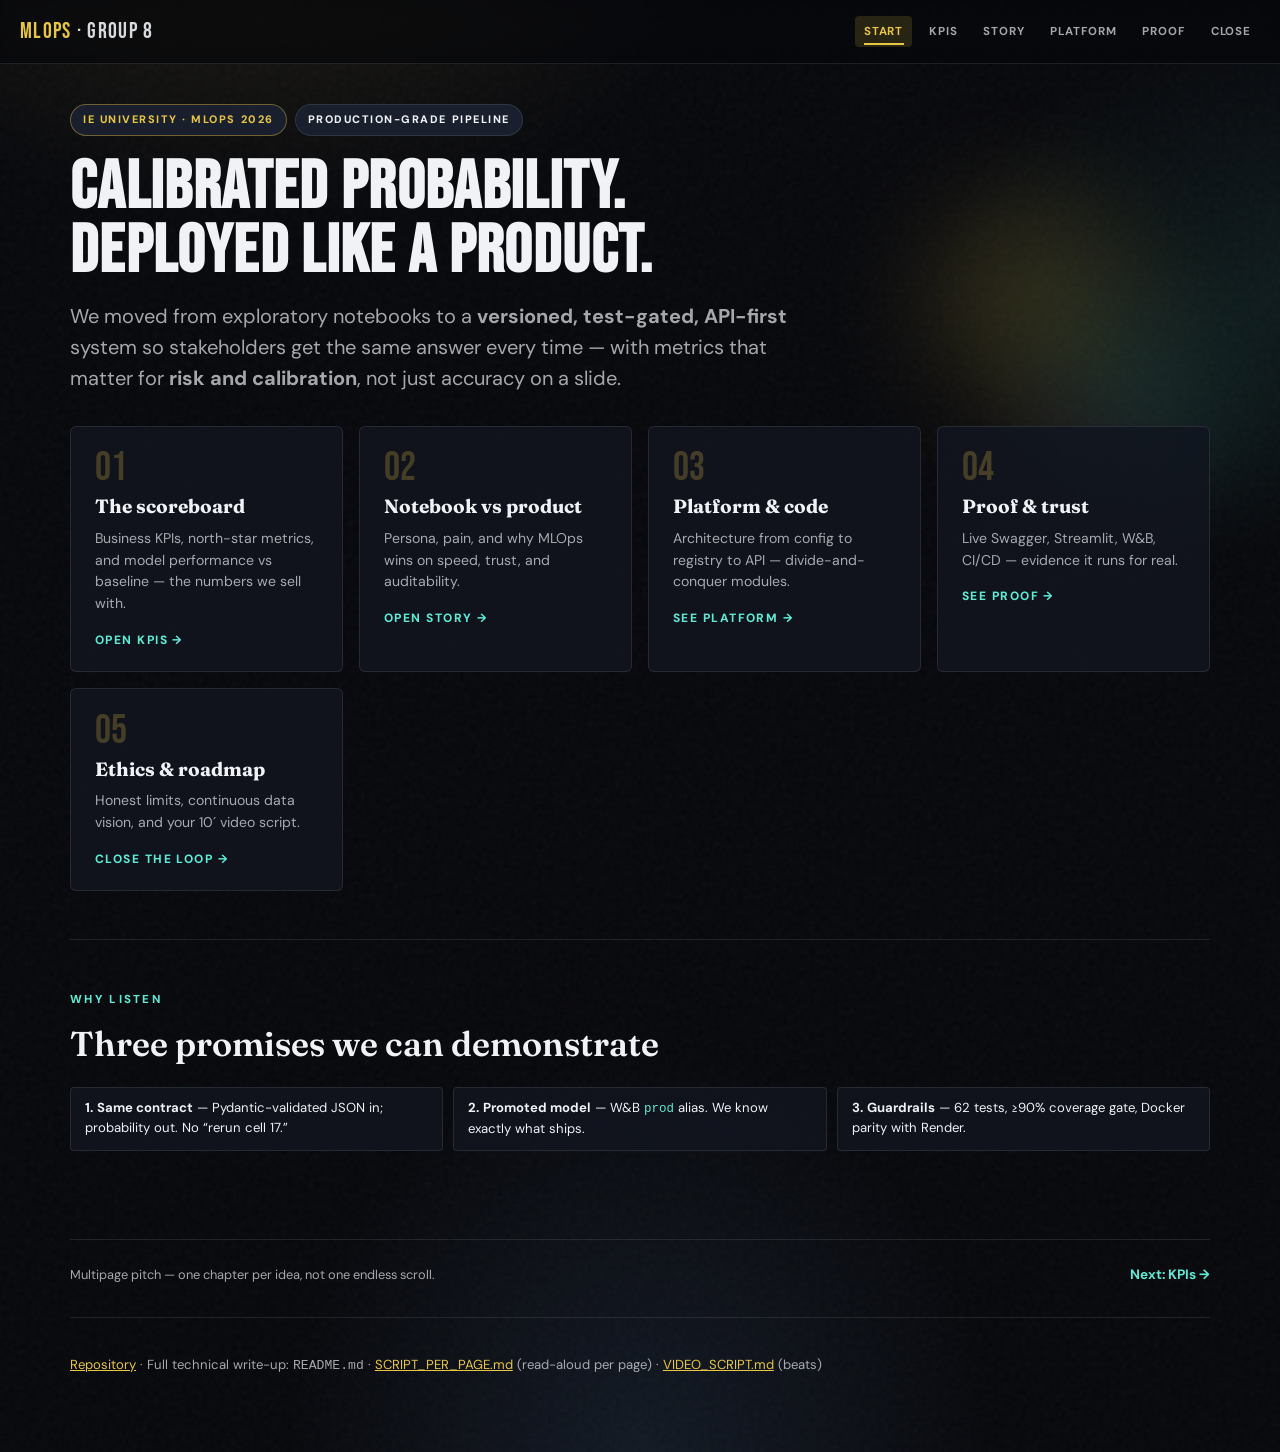
<file: docs/presentation/index.html>
<!DOCTYPE html>
<html lang="en">
<head>
  <meta charset="UTF-8" />
  <meta name="viewport" content="width=device-width, initial-scale=1" />
  <meta name="description" content="ATP Tennis MLOps — business narrative, KPIs, and live platform." />
  <title>Start — Tennis MLOps Pitch</title>
  <link rel="preconnect" href="https://fonts.googleapis.com" />
  <link rel="preconnect" href="https://fonts.gstatic.com" crossorigin />
  <link href="https://fonts.googleapis.com/css2?family=Bebas+Neue&family=DM+Sans:ital,opsz,wght@0,9..40,400;0,9..40,600;0,9..40,700;1,9..40,400&family=Fraunces:ital,opsz,wght@0,9..144,500;0,9..144,600;1,9..144,400&family=IBM+Plex+Mono:wght@400;500&display=swap" rel="stylesheet" />
  <link rel="stylesheet" href="assets/styles.css" />
</head>
<body data-page="home">
  <nav class="site-nav" aria-label="Chapters">
    <a class="brand" href="index.html">MLOps <span>· Group 8</span></a>
    <div class="nav-chapters">
      <a href="index.html" data-nav="home">Start</a>
      <a href="kpi.html" data-nav="kpi">KPIs</a>
      <a href="story.html" data-nav="story">Story</a>
      <a href="platform.html" data-nav="platform">Platform</a>
      <a href="proof.html" data-nav="proof">Proof</a>
      <a href="close.html" data-nav="close">Close</a>
    </div>
  </nav>

  <div class="shell">
    <header class="hero-home">
      <div class="hero-orbs" aria-hidden="true">
        <div class="orb"></div>
        <div class="orb"></div>
        <div class="orb"></div>
      </div>
      <div class="stagger">
        <div class="badge-row">
          <span class="badge gold">IE University · MLOps 2026</span>
          <span class="badge">Production-grade pipeline</span>
        </div>
        <h1>Calibrated probability.<br />Deployed like a product.</h1>
        <p class="lead">
          We moved from exploratory notebooks to a <strong>versioned, test-gated, API-first</strong> system so stakeholders get the same answer every time — with metrics that matter for <strong>risk and calibration</strong>, not just accuracy on a slide.
        </p>
      </div>

      <div class="chapter-grid reveal">
        <a class="chapter-card" href="kpi.html">
          <div class="num">01</div>
          <h3>The scoreboard</h3>
          <p>Business KPIs, north-star metrics, and model performance vs baseline — the numbers we sell with.</p>
          <div class="go">Open KPIs →</div>
        </a>
        <a class="chapter-card" href="story.html">
          <div class="num">02</div>
          <h3>Notebook vs product</h3>
          <p>Persona, pain, and why MLOps wins on speed, trust, and auditability.</p>
          <div class="go">Open story →</div>
        </a>
        <a class="chapter-card" href="platform.html">
          <div class="num">03</div>
          <h3>Platform &amp; code</h3>
          <p>Architecture from config to registry to API — divide-and-conquer modules.</p>
          <div class="go">See platform →</div>
        </a>
        <a class="chapter-card" href="proof.html">
          <div class="num">04</div>
          <h3>Proof &amp; trust</h3>
          <p>Live Swagger, Streamlit, W&amp;B, CI/CD — evidence it runs for real.</p>
          <div class="go">See proof →</div>
        </a>
        <a class="chapter-card" href="close.html">
          <div class="num">05</div>
          <h3>Ethics &amp; roadmap</h3>
          <p>Honest limits, continuous data vision, and your 10′ video script.</p>
          <div class="go">Close the loop →</div>
        </a>
      </div>
    </header>

    <section class="page-section reveal">
      <p class="kicker">Why listen</p>
      <h2>Three promises we can demonstrate</h2>
      <div class="module-grid" style="margin-top: 1rem;">
        <div class="module-pill"><strong>1.</strong> <strong>Same contract</strong> — Pydantic-validated JSON in; probability out. No “rerun cell 17.”</div>
        <div class="module-pill"><strong>2.</strong> <strong>Promoted model</strong> — W&amp;B <code>prod</code> alias. We know exactly what ships.</div>
        <div class="module-pill"><strong>3.</strong> <strong>Guardrails</strong> — 62 tests, ≥90% coverage gate, Docker parity with Render.</div>
      </div>
    </section>

    <div class="pager">
      <span class="muted">Multipage pitch — one chapter per idea, not one endless scroll.</span>
      <a href="kpi.html">Next: KPIs →</a>
    </div>

    <footer class="site-footer">
      <p>
        <a href="https://github.com/rayanmazari90/1-mlops-kickoff-repo" target="_blank" rel="noopener">Repository</a> ·
        Full technical write-up: <code>README.md</code> ·
        <a href="SCRIPT_PER_PAGE.md">SCRIPT_PER_PAGE.md</a> (read-aloud per page) ·
        <a href="VIDEO_SCRIPT.md">VIDEO_SCRIPT.md</a> (beats)
      </p>
    </footer>
  </div>
  <script src="assets/app.js" defer></script>
</body>
</html>
</file>
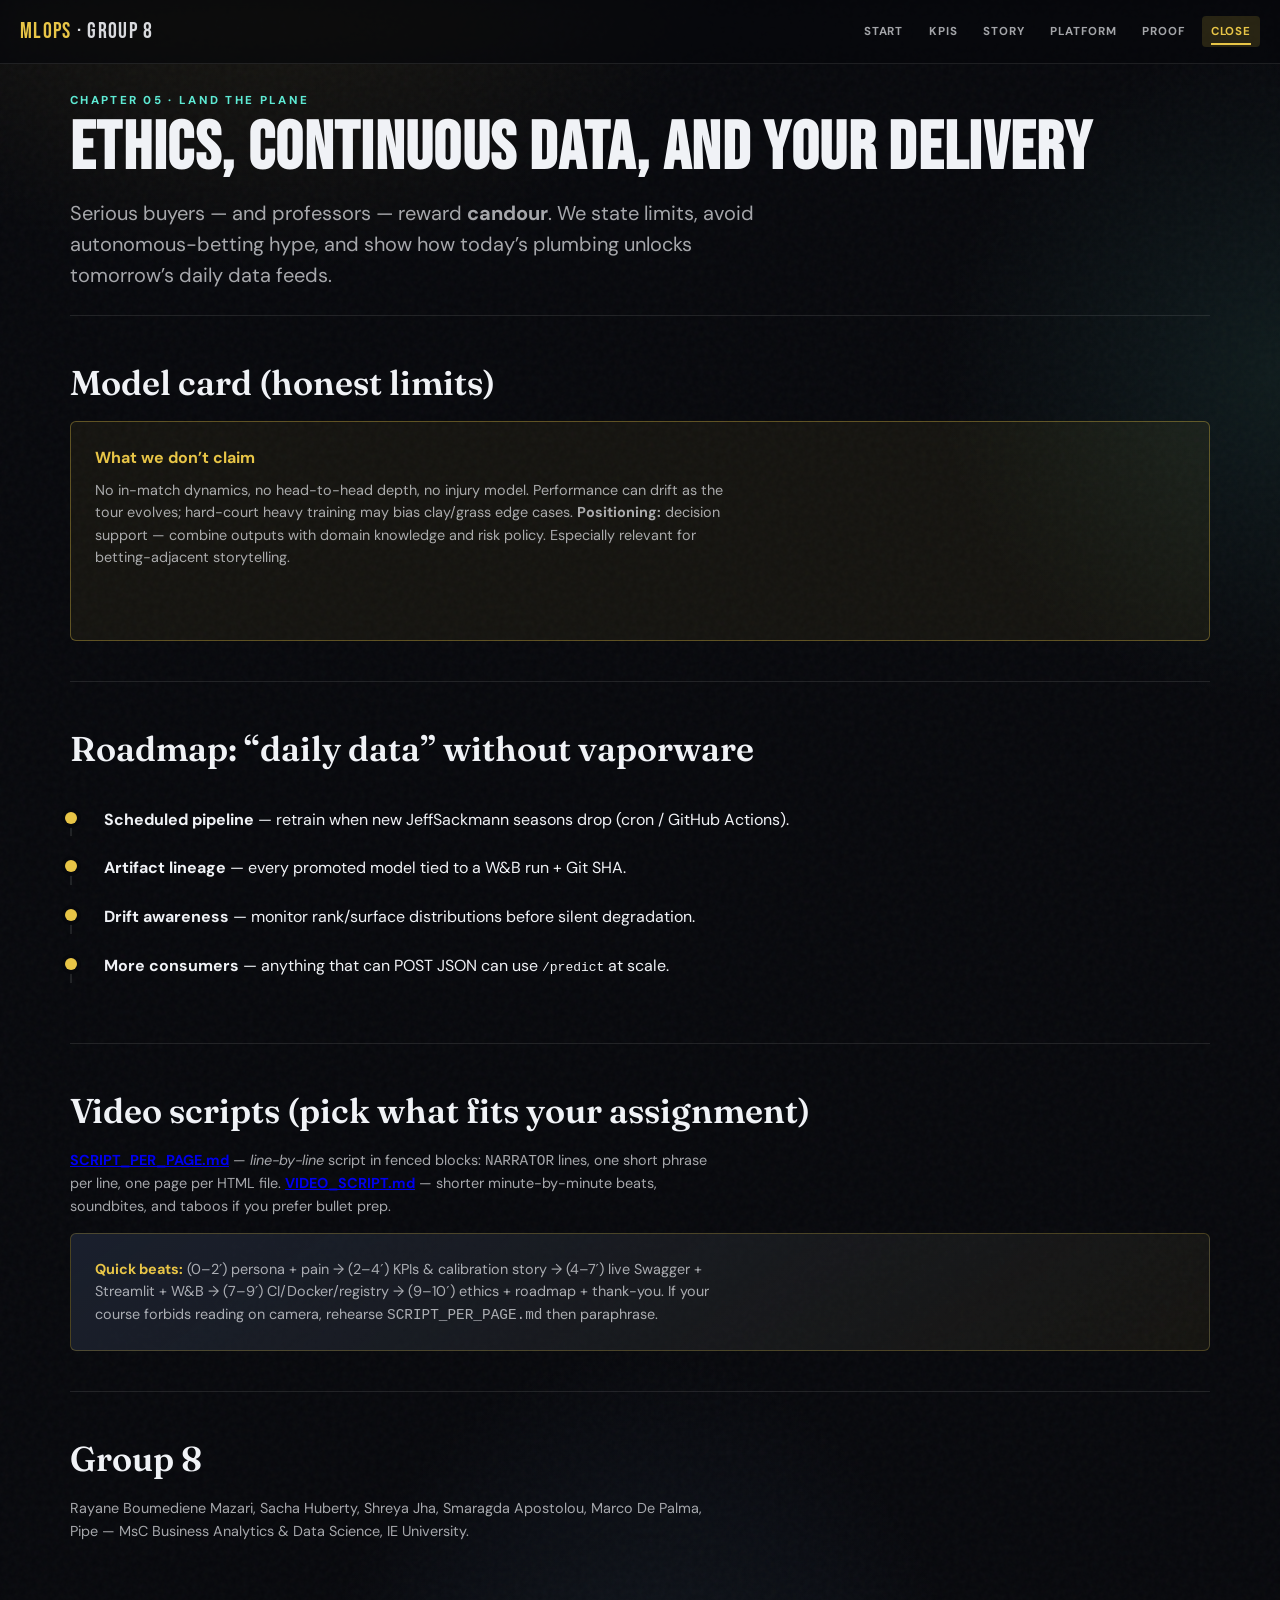
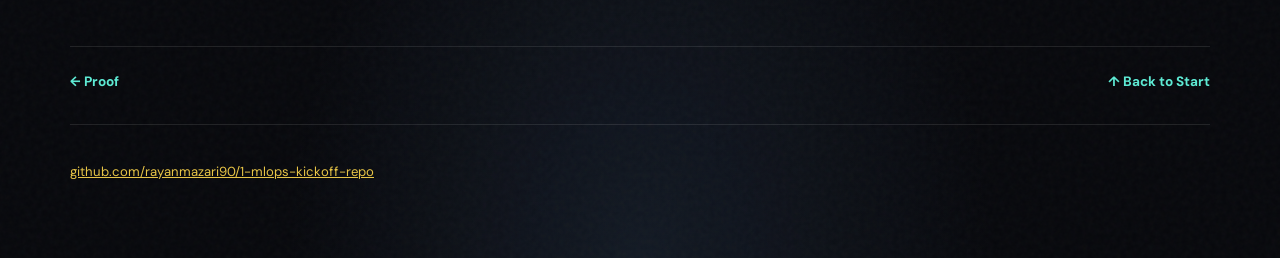
<file: docs/presentation/close.html>
<!DOCTYPE html>
<html lang="en">
<head>
  <meta charset="UTF-8" />
  <meta name="viewport" content="width=device-width, initial-scale=1" />
  <title>Close — Ethics, roadmap, script</title>
  <link rel="preconnect" href="https://fonts.googleapis.com" />
  <link rel="preconnect" href="https://fonts.gstatic.com" crossorigin />
  <link href="https://fonts.googleapis.com/css2?family=Bebas+Neue&family=DM+Sans:ital,opsz,wght@0,9..40,400;0,9..40,600;0,9..40,700&family=Fraunces:ital,opsz,wght@0,9..144,500;0,9..144,600&family=IBM+Plex+Mono:wght@400;500&display=swap" rel="stylesheet" />
  <link rel="stylesheet" href="assets/styles.css" />
</head>
<body data-page="close">
  <nav class="site-nav" aria-label="Chapters">
    <a class="brand" href="index.html">MLOps <span>· Group 8</span></a>
    <div class="nav-chapters">
      <a href="index.html">Start</a>
      <a href="kpi.html">KPIs</a>
      <a href="story.html">Story</a>
      <a href="platform.html">Platform</a>
      <a href="proof.html">Proof</a>
      <a href="close.html">Close</a>
    </div>
  </nav>

  <div class="shell">
    <header class="reveal" style="padding-top: 0.5rem;">
      <p class="kicker">Chapter 05 · Land the plane</p>
      <h1>Ethics, continuous data, and your delivery</h1>
      <p class="lead">
        Serious buyers — and professors — reward <strong>candour</strong>. We state limits, avoid autonomous-betting hype, and show how today’s plumbing unlocks tomorrow’s daily data feeds.
      </p>
    </header>

    <section class="page-section reveal">
      <h2>Model card (honest limits)</h2>
      <div class="pain-box" style="border-color: rgba(232, 197, 71, 0.35); background: rgba(232, 197, 71, 0.06);">
        <h3 style="color: var(--gold);">What we don’t claim</h3>
        <p class="p-small" style="margin: 0;">
          No in-match dynamics, no head-to-head depth, no injury model. Performance can drift as the tour evolves; hard-court heavy training may bias clay/grass edge cases.
          <strong>Positioning:</strong> decision support — combine outputs with domain knowledge and risk policy. Especially relevant for betting-adjacent storytelling.
        </p>
      </div>
    </section>

    <section class="page-section reveal">
      <h2>Roadmap: “daily data” without vaporware</h2>
      <ul class="story-timeline">
        <li><strong>Scheduled pipeline</strong> — retrain when new JeffSackmann seasons drop (cron / GitHub Actions).</li>
        <li><strong>Artifact lineage</strong> — every promoted model tied to a W&amp;B run + Git SHA.</li>
        <li><strong>Drift awareness</strong> — monitor rank/surface distributions before silent degradation.</li>
        <li><strong>More consumers</strong> — anything that can POST JSON can use <code>/predict</code> at scale.</li>
      </ul>
    </section>

    <section class="page-section reveal">
      <h2>Video scripts (pick what fits your assignment)</h2>
      <p class="p-small">
        <strong><a href="SCRIPT_PER_PAGE.md">SCRIPT_PER_PAGE.md</a></strong> — <em>line-by-line</em> script in fenced blocks: <code>NARRATOR</code> lines, one short phrase per line, one page per HTML file.
        <strong><a href="VIDEO_SCRIPT.md">VIDEO_SCRIPT.md</a></strong> — shorter minute-by-minute beats, soundbites, and taboos if you prefer bullet prep.
      </p>
      <div class="kpi-northstar" style="margin-top: 1rem;">
        <p class="p-small" style="margin: 0;">
          <strong>Quick beats:</strong> (0–2′) persona + pain → (2–4′) KPIs &amp; calibration story → (4–7′) live Swagger + Streamlit + W&amp;B → (7–9′) CI/Docker/registry → (9–10′) ethics + roadmap + thank-you. If your course forbids reading on camera, rehearse <code>SCRIPT_PER_PAGE.md</code> then paraphrase.
        </p>
      </div>
    </section>

    <section class="page-section reveal">
      <h2>Group 8</h2>
      <p class="p-small">
        Rayane Boumediene Mazari, Sacha Huberty, Shreya Jha, Smaragda Apostolou, Marco De Palma, Pipe — MsC Business Analytics &amp; Data Science, IE University.
      </p>
    </section>

    <div class="pager">
      <a href="proof.html">← Proof</a>
      <a href="index.html">↑ Back to Start</a>
    </div>

    <footer class="site-footer">
      <p>
        <a href="https://github.com/rayanmazari90/1-mlops-kickoff-repo" target="_blank" rel="noopener">github.com/rayanmazari90/1-mlops-kickoff-repo</a>
      </p>
    </footer>
  </div>
  <script src="assets/app.js" defer></script>
</body>
</html>
</file>
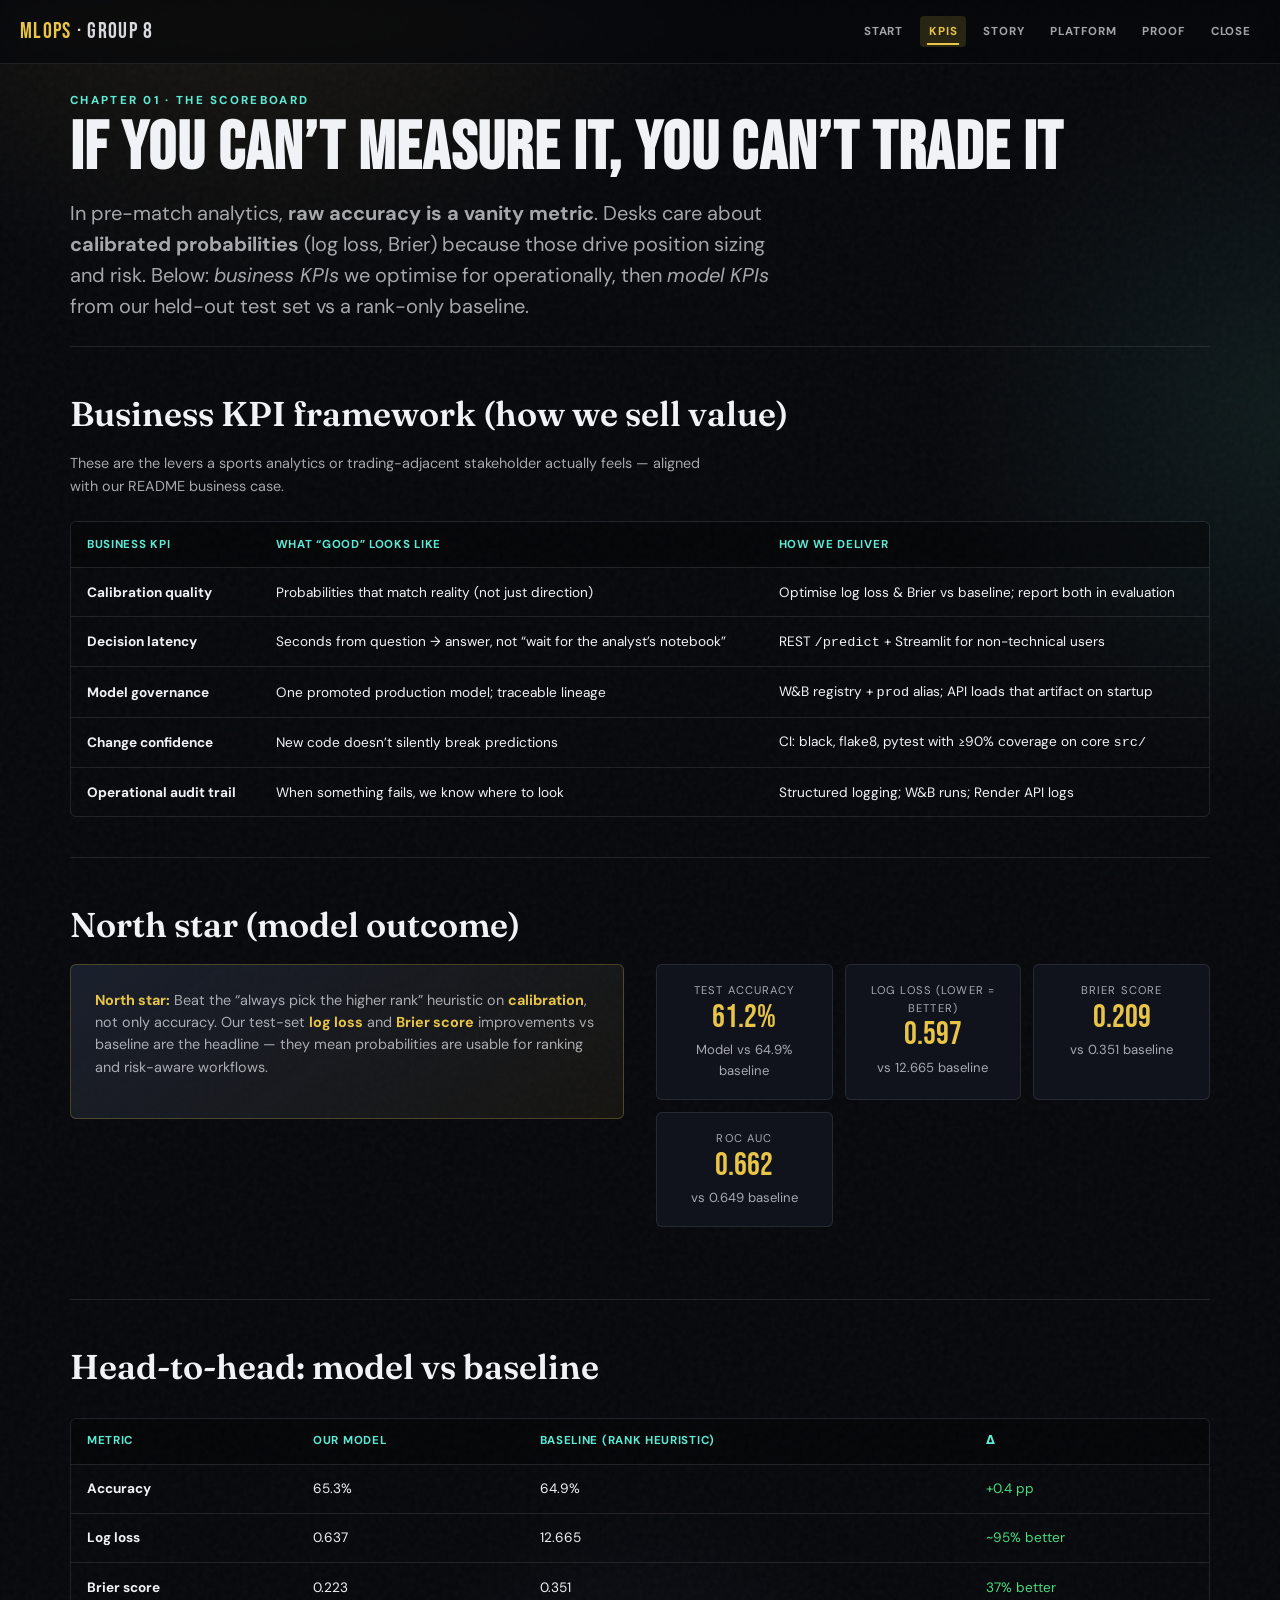
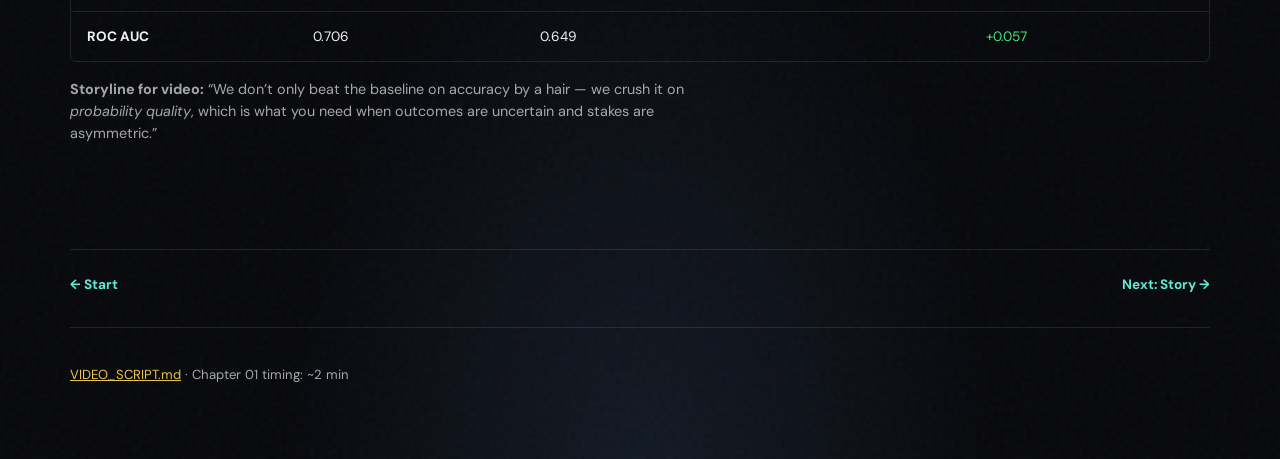
<file: docs/presentation/kpi.html>
<!DOCTYPE html>
<html lang="en">
<head>
  <meta charset="UTF-8" />
  <meta name="viewport" content="width=device-width, initial-scale=1" />
  <meta name="description" content="Business and model KPIs — Tennis MLOps Group 8" />
  <title>KPIs — Tennis MLOps Pitch</title>
  <link rel="preconnect" href="https://fonts.googleapis.com" />
  <link rel="preconnect" href="https://fonts.gstatic.com" crossorigin />
  <link href="https://fonts.googleapis.com/css2?family=Bebas+Neue&family=DM+Sans:ital,opsz,wght@0,9..40,400;0,9..40,600;0,9..40,700&family=Fraunces:ital,opsz,wght@0,9..144,500;0,9..144,600&family=IBM+Plex+Mono:wght@400;500&display=swap" rel="stylesheet" />
  <link rel="stylesheet" href="assets/styles.css" />
</head>
<body data-page="kpi">
  <nav class="site-nav" aria-label="Chapters">
    <a class="brand" href="index.html">MLOps <span>· Group 8</span></a>
    <div class="nav-chapters">
      <a href="index.html">Start</a>
      <a href="kpi.html">KPIs</a>
      <a href="story.html">Story</a>
      <a href="platform.html">Platform</a>
      <a href="proof.html">Proof</a>
      <a href="close.html">Close</a>
    </div>
  </nav>

  <div class="shell">
    <header class="reveal" style="padding-top: 0.5rem;">
      <p class="kicker">Chapter 01 · The scoreboard</p>
      <h1>If you can’t measure it, you can’t trade it</h1>
      <p class="lead">
        In pre-match analytics, <strong>raw accuracy is a vanity metric</strong>. Desks care about <strong>calibrated probabilities</strong> (log loss, Brier) because those drive position sizing and risk. Below: <em>business KPIs</em> we optimise for operationally, then <em>model KPIs</em> from our held-out test set vs a rank-only baseline.
      </p>
    </header>

    <section class="page-section reveal">
      <h2>Business KPI framework (how we sell value)</h2>
      <p class="p-small">These are the levers a sports analytics or trading-adjacent stakeholder actually feels — aligned with our README business case.</p>
      <div class="kpi-table-wrap">
        <table class="kpi-table">
          <thead>
            <tr>
              <th>Business KPI</th>
              <th>What “good” looks like</th>
              <th>How we deliver</th>
            </tr>
          </thead>
          <tbody>
            <tr>
              <td class="metric-name">Calibration quality</td>
              <td>Probabilities that match reality (not just direction)</td>
              <td>Optimise log loss &amp; Brier vs baseline; report both in evaluation</td>
            </tr>
            <tr>
              <td class="metric-name">Decision latency</td>
              <td>Seconds from question → answer, not “wait for the analyst’s notebook”</td>
              <td>REST <code>/predict</code> + Streamlit for non-technical users</td>
            </tr>
            <tr>
              <td class="metric-name">Model governance</td>
              <td>One promoted production model; traceable lineage</td>
              <td>W&amp;B registry + <code>prod</code> alias; API loads that artifact on startup</td>
            </tr>
            <tr>
              <td class="metric-name">Change confidence</td>
              <td>New code doesn’t silently break predictions</td>
              <td>CI: black, flake8, pytest with ≥90% coverage on core <code>src/</code></td>
            </tr>
            <tr>
              <td class="metric-name">Operational audit trail</td>
              <td>When something fails, we know where to look</td>
              <td>Structured logging; W&amp;B runs; Render API logs</td>
            </tr>
          </tbody>
        </table>
      </div>
    </section>

    <section class="page-section reveal">
      <h2>North star (model outcome)</h2>
      <div class="kpi-hero">
        <div class="kpi-northstar">
          <p class="p-small" style="margin-top: 0;">
            <strong>North star:</strong> Beat the “always pick the higher rank” heuristic on <strong>calibration</strong>, not only accuracy.
            Our test-set <strong>log loss</strong> and <strong>Brier score</strong> improvements vs baseline are the headline — they mean probabilities are usable for ranking and risk-aware workflows.
          </p>
        </div>
        <div class="kpi-grid reveal-stagger">
          <div class="kpi-tile">
            <div class="unit">Test accuracy</div>
            <div class="value" data-count="65.3" data-decimals="1" data-suffix="%" data-animate="">0%</div>
            <div class="label">Model vs 64.9% baseline</div>
          </div>
          <div class="kpi-tile">
            <div class="unit">Log loss (lower = better)</div>
            <div class="value" data-count="0.637" data-decimals="3" data-animate="">0</div>
            <div class="label">vs 12.665 baseline</div>
          </div>
          <div class="kpi-tile">
            <div class="unit">Brier score</div>
            <div class="value" data-count="0.223" data-decimals="3" data-animate="">0</div>
            <div class="label">vs 0.351 baseline</div>
          </div>
          <div class="kpi-tile">
            <div class="unit">ROC AUC</div>
            <div class="value" data-count="0.706" data-decimals="3" data-animate="">0</div>
            <div class="label">vs 0.649 baseline</div>
          </div>
        </div>
      </div>
    </section>

    <section class="page-section reveal">
      <h2>Head-to-head: model vs baseline</h2>
      <div class="kpi-table-wrap">
        <table class="kpi-table">
          <thead>
            <tr>
              <th>Metric</th>
              <th>Our model</th>
              <th>Baseline (rank heuristic)</th>
              <th>Δ</th>
            </tr>
          </thead>
          <tbody>
            <tr>
              <td class="metric-name">Accuracy</td>
              <td>65.3%</td>
              <td>64.9%</td>
              <td class="pos">+0.4 pp</td>
            </tr>
            <tr>
              <td class="metric-name">Log loss</td>
              <td>0.637</td>
              <td>12.665</td>
              <td class="pos">~95% better</td>
            </tr>
            <tr>
              <td class="metric-name">Brier score</td>
              <td>0.223</td>
              <td>0.351</td>
              <td class="pos">37% better</td>
            </tr>
            <tr>
              <td class="metric-name">ROC AUC</td>
              <td>0.706</td>
              <td>0.649</td>
              <td class="pos">+0.057</td>
            </tr>
          </tbody>
        </table>
      </div>
      <p class="p-small" style="margin-top: 1rem;">
        <strong>Storyline for video:</strong> “We don’t only beat the baseline on accuracy by a hair — we crush it on <em>probability quality</em>, which is what you need when outcomes are uncertain and stakes are asymmetric.”
      </p>
    </section>

    <div class="pager">
      <a href="index.html">← Start</a>
      <a href="story.html">Next: Story →</a>
    </div>

    <footer class="site-footer">
      <p><a href="VIDEO_SCRIPT.md">VIDEO_SCRIPT.md</a> · Chapter 01 timing: ~2 min</p>
    </footer>
  </div>
  <script src="assets/app.js" defer></script>
</body>
</html>
</file>
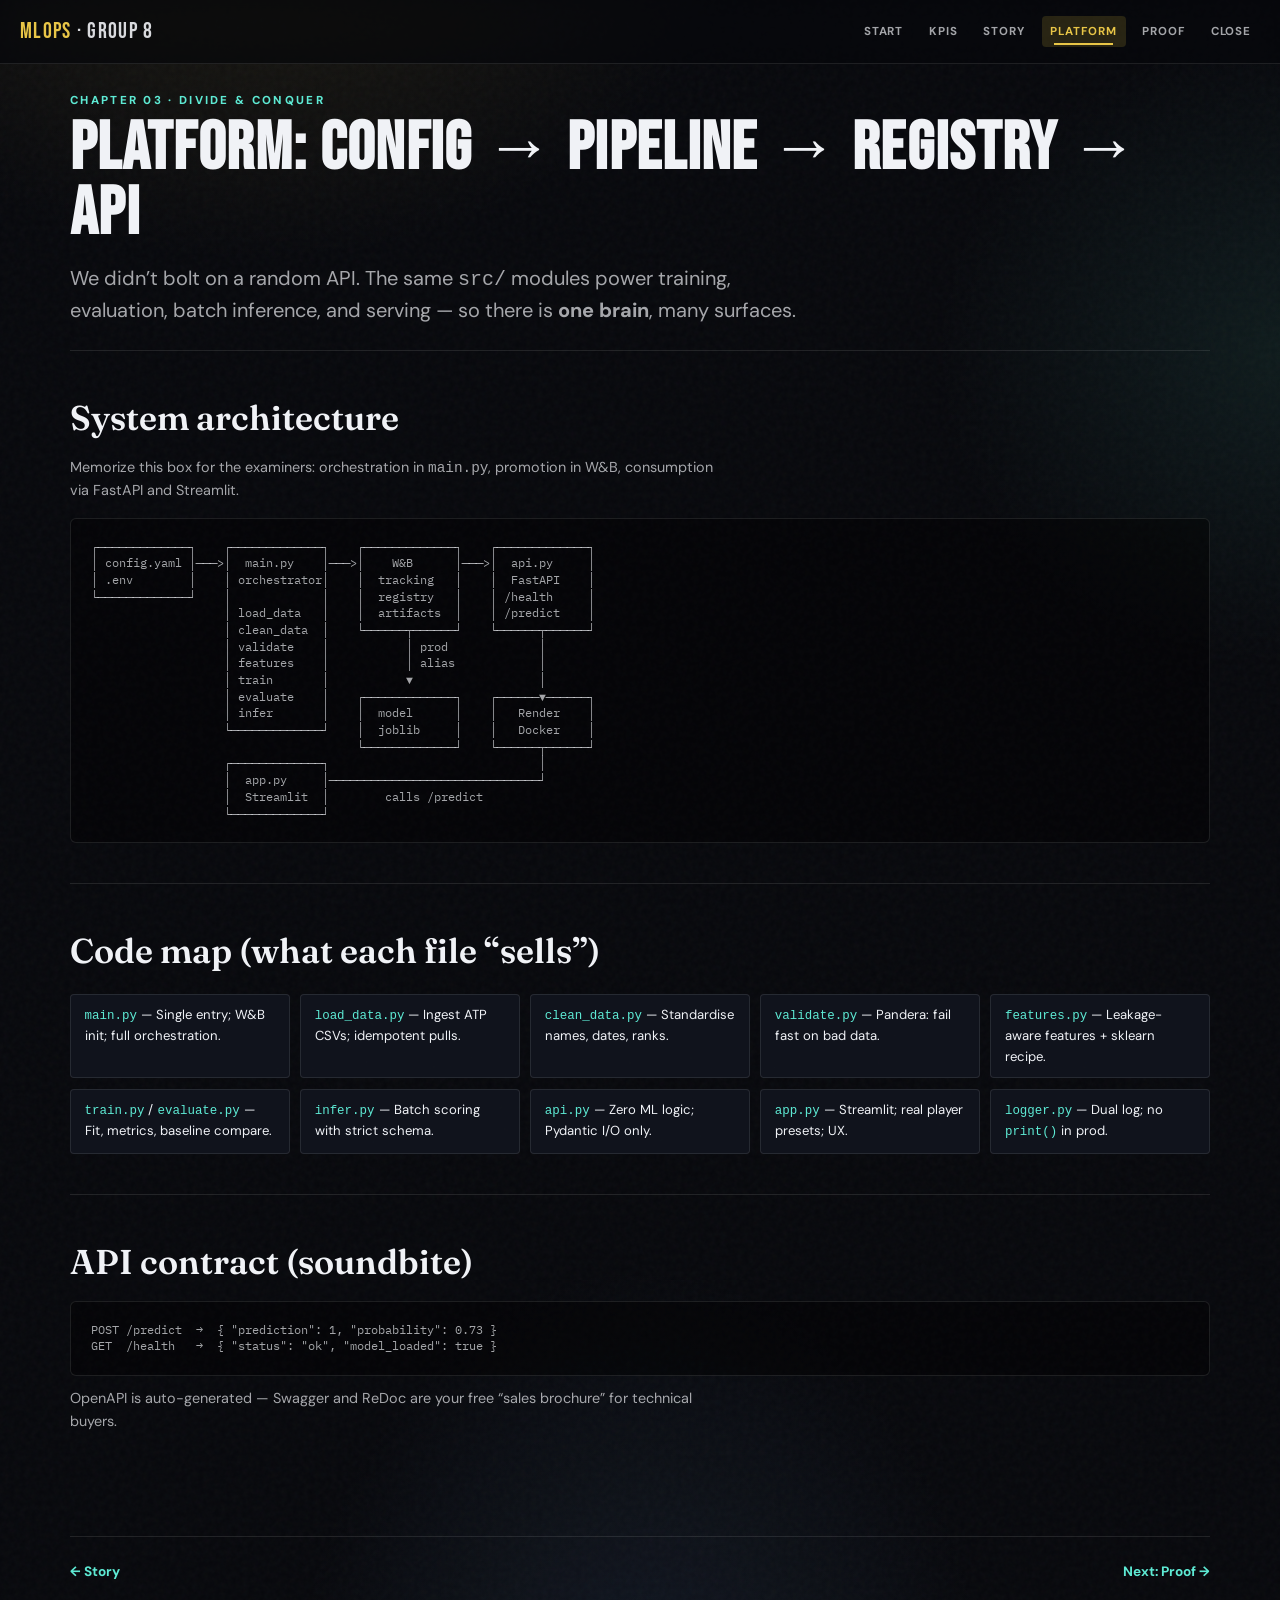
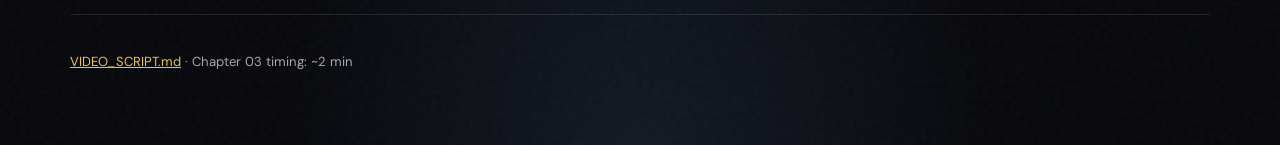
<file: docs/presentation/platform.html>
<!DOCTYPE html>
<html lang="en">
<head>
  <meta charset="UTF-8" />
  <meta name="viewport" content="width=device-width, initial-scale=1" />
  <title>Platform — Architecture &amp; code</title>
  <link rel="preconnect" href="https://fonts.googleapis.com" />
  <link rel="preconnect" href="https://fonts.gstatic.com" crossorigin />
  <link href="https://fonts.googleapis.com/css2?family=Bebas+Neue&family=DM+Sans:ital,opsz,wght@0,9..40,400;0,9..40,600;0,9..40,700&family=Fraunces:ital,opsz,wght@0,9..144,500;0,9..144,600&family=IBM+Plex+Mono:wght@400;500&display=swap" rel="stylesheet" />
  <link rel="stylesheet" href="assets/styles.css" />
</head>
<body data-page="platform">
  <nav class="site-nav" aria-label="Chapters">
    <a class="brand" href="index.html">MLOps <span>· Group 8</span></a>
    <div class="nav-chapters">
      <a href="index.html">Start</a>
      <a href="kpi.html">KPIs</a>
      <a href="story.html">Story</a>
      <a href="platform.html">Platform</a>
      <a href="proof.html">Proof</a>
      <a href="close.html">Close</a>
    </div>
  </nav>

  <div class="shell">
    <header class="reveal" style="padding-top: 0.5rem;">
      <p class="kicker">Chapter 03 · Divide &amp; conquer</p>
      <h1>Platform: config → pipeline → registry → API</h1>
      <p class="lead">
        We didn’t bolt on a random API. The same <code>src/</code> modules power training, evaluation, batch inference, and serving — so there is <strong>one brain</strong>, many surfaces.
      </p>
    </header>

    <section class="page-section reveal">
      <h2>System architecture</h2>
      <p class="p-small">Memorize this box for the examiners: orchestration in <code>main.py</code>, promotion in W&amp;B, consumption via FastAPI and Streamlit.</p>
      <div class="arch-block">┌─────────────┐    ┌─────────────┐    ┌─────────────┐    ┌─────────────┐
│ config.yaml │───>│  main.py    │───>│    W&amp;B      │───>│  api.py     │
│ .env        │    │ orchestrator│    │  tracking   │    │  FastAPI    │
└─────────────┘    │             │    │  registry   │    │ /health     │
                   │ load_data   │    │  artifacts  │    │ /predict    │
                   │ clean_data  │    └──────┬──────┘    └──────┬──────┘
                   │ validate    │           │ prod             │
                   │ features    │           │ alias            │
                   │ train       │           ▼                  │
                   │ evaluate    │    ┌─────────────┐    ┌──────▼──────┐
                   │ infer       │    │  model      │    │   Render    │
                   └─────────────┘    │  joblib     │    │   Docker    │
                                      └─────────────┘    └──────┬──────┘
                   ┌─────────────┐                              │
                   │  app.py     │──────────────────────────────┘
                   │  Streamlit  │        calls /predict
                   └─────────────┘</div>
    </section>

    <section class="page-section reveal">
      <h2>Code map (what each file “sells”)</h2>
      <div class="module-grid reveal-stagger">
        <div class="module-pill"><code>main.py</code> — Single entry; W&amp;B init; full orchestration.</div>
        <div class="module-pill"><code>load_data.py</code> — Ingest ATP CSVs; idempotent pulls.</div>
        <div class="module-pill"><code>clean_data.py</code> — Standardise names, dates, ranks.</div>
        <div class="module-pill"><code>validate.py</code> — Pandera: fail fast on bad data.</div>
        <div class="module-pill"><code>features.py</code> — Leakage-aware features + sklearn recipe.</div>
        <div class="module-pill"><code>train.py</code> / <code>evaluate.py</code> — Fit, metrics, baseline compare.</div>
        <div class="module-pill"><code>infer.py</code> — Batch scoring with strict schema.</div>
        <div class="module-pill"><code>api.py</code> — Zero ML logic; Pydantic I/O only.</div>
        <div class="module-pill"><code>app.py</code> — Streamlit; real player presets; UX.</div>
        <div class="module-pill"><code>logger.py</code> — Dual log; no <code>print()</code> in prod.</div>
      </div>
    </section>

    <section class="page-section reveal">
      <h2>API contract (soundbite)</h2>
      <pre class="arch-block" style="white-space: pre-wrap;">POST /predict  →  { "prediction": 1, "probability": 0.73 }
GET  /health   →  { "status": "ok", "model_loaded": true }</pre>
      <p class="p-small">OpenAPI is auto-generated — Swagger and ReDoc are your free “sales brochure” for technical buyers.</p>
    </section>

    <div class="pager">
      <a href="story.html">← Story</a>
      <a href="proof.html">Next: Proof →</a>
    </div>

    <footer class="site-footer">
      <p><a href="VIDEO_SCRIPT.md">VIDEO_SCRIPT.md</a> · Chapter 03 timing: ~2 min</p>
    </footer>
  </div>
  <script src="assets/app.js" defer></script>
</body>
</html>
</file>
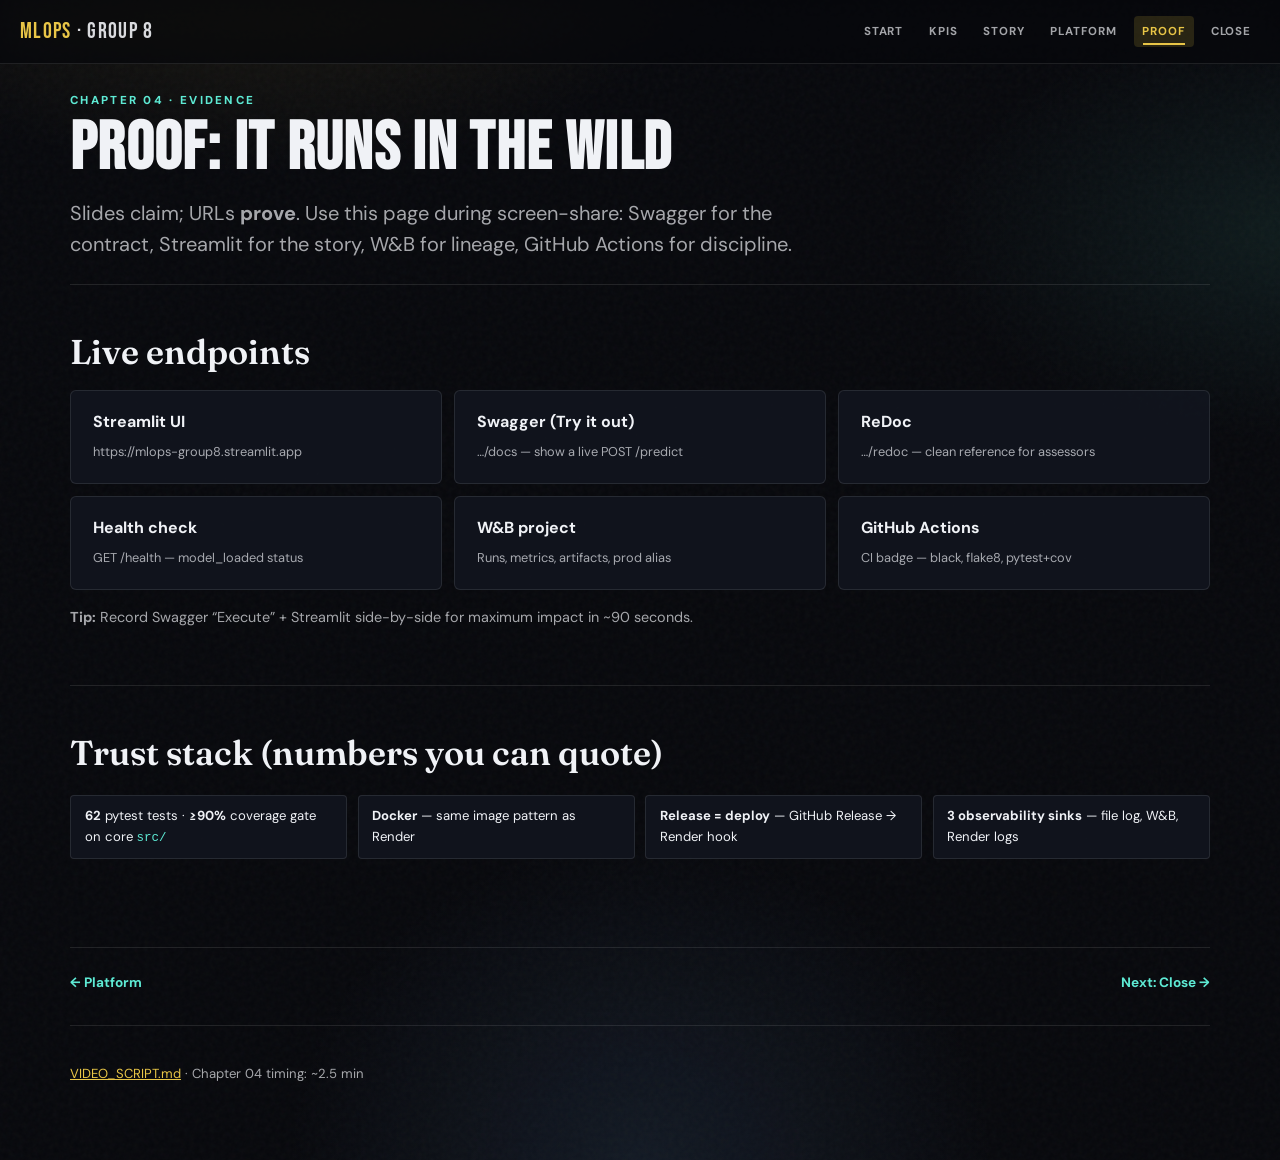
<file: docs/presentation/proof.html>
<!DOCTYPE html>
<html lang="en">
<head>
  <meta charset="UTF-8" />
  <meta name="viewport" content="width=device-width, initial-scale=1" />
  <title>Proof — Live systems &amp; trust</title>
  <link rel="preconnect" href="https://fonts.googleapis.com" />
  <link rel="preconnect" href="https://fonts.gstatic.com" crossorigin />
  <link href="https://fonts.googleapis.com/css2?family=Bebas+Neue&family=DM+Sans:ital,opsz,wght@0,9..40,400;0,9..40,600;0,9..40,700&family=Fraunces:ital,opsz,wght@0,9..144,500;0,9..144,600&family=IBM+Plex+Mono:wght@400;500&display=swap" rel="stylesheet" />
  <link rel="stylesheet" href="assets/styles.css" />
</head>
<body data-page="proof">
  <nav class="site-nav" aria-label="Chapters">
    <a class="brand" href="index.html">MLOps <span>· Group 8</span></a>
    <div class="nav-chapters">
      <a href="index.html">Start</a>
      <a href="kpi.html">KPIs</a>
      <a href="story.html">Story</a>
      <a href="platform.html">Platform</a>
      <a href="proof.html">Proof</a>
      <a href="close.html">Close</a>
    </div>
  </nav>

  <div class="shell">
    <header class="reveal" style="padding-top: 0.5rem;">
      <p class="kicker">Chapter 04 · Evidence</p>
      <h1>Proof: it runs in the wild</h1>
      <p class="lead">
        Slides claim; URLs <strong>prove</strong>. Use this page during screen-share: Swagger for the contract, Streamlit for the story, W&amp;B for lineage, GitHub Actions for discipline.
      </p>
    </header>

    <section class="page-section reveal">
      <h2>Live endpoints</h2>
      <div class="link-grid">
        <a class="link-card" href="https://mlops-group8.streamlit.app" target="_blank" rel="noopener">
          <strong>Streamlit UI</strong>
          <span>https://mlops-group8.streamlit.app</span>
        </a>
        <a class="link-card" href="https://one-mlops-kickoff-repo-1.onrender.com/docs" target="_blank" rel="noopener">
          <strong>Swagger (Try it out)</strong>
          <span>…/docs — show a live POST /predict</span>
        </a>
        <a class="link-card" href="https://one-mlops-kickoff-repo-1.onrender.com/redoc" target="_blank" rel="noopener">
          <strong>ReDoc</strong>
          <span>…/redoc — clean reference for assessors</span>
        </a>
        <a class="link-card" href="https://one-mlops-kickoff-repo-1.onrender.com/health" target="_blank" rel="noopener">
          <strong>Health check</strong>
          <span>GET /health — model_loaded status</span>
        </a>
        <a class="link-card" href="https://wandb.ai/bmazari-ieu2024-ie-university/tennis-atp-prediction" target="_blank" rel="noopener">
          <strong>W&amp;B project</strong>
          <span>Runs, metrics, artifacts, prod alias</span>
        </a>
        <a class="link-card" href="https://github.com/rayanmazari90/1-mlops-kickoff-repo/actions" target="_blank" rel="noopener">
          <strong>GitHub Actions</strong>
          <span>CI badge — black, flake8, pytest+cov</span>
        </a>
      </div>
      <p class="p-small" style="margin-top: 1rem;"><strong>Tip:</strong> Record Swagger “Execute” + Streamlit side-by-side for maximum impact in ~90 seconds.</p>
    </section>

    <section class="page-section reveal">
      <h2>Trust stack (numbers you can quote)</h2>
      <div class="module-grid">
        <div class="module-pill"><strong>62</strong> pytest tests · <strong>≥90%</strong> coverage gate on core <code>src/</code></div>
        <div class="module-pill"><strong>Docker</strong> — same image pattern as Render</div>
        <div class="module-pill"><strong>Release = deploy</strong> — GitHub Release → Render hook</div>
        <div class="module-pill"><strong>3 observability sinks</strong> — file log, W&amp;B, Render logs</div>
      </div>
    </section>

    <div class="pager">
      <a href="platform.html">← Platform</a>
      <a href="close.html">Next: Close →</a>
    </div>

    <footer class="site-footer">
      <p><a href="VIDEO_SCRIPT.md">VIDEO_SCRIPT.md</a> · Chapter 04 timing: ~2.5 min</p>
    </footer>
  </div>
  <script src="assets/app.js" defer></script>
</body>
</html>
</file>
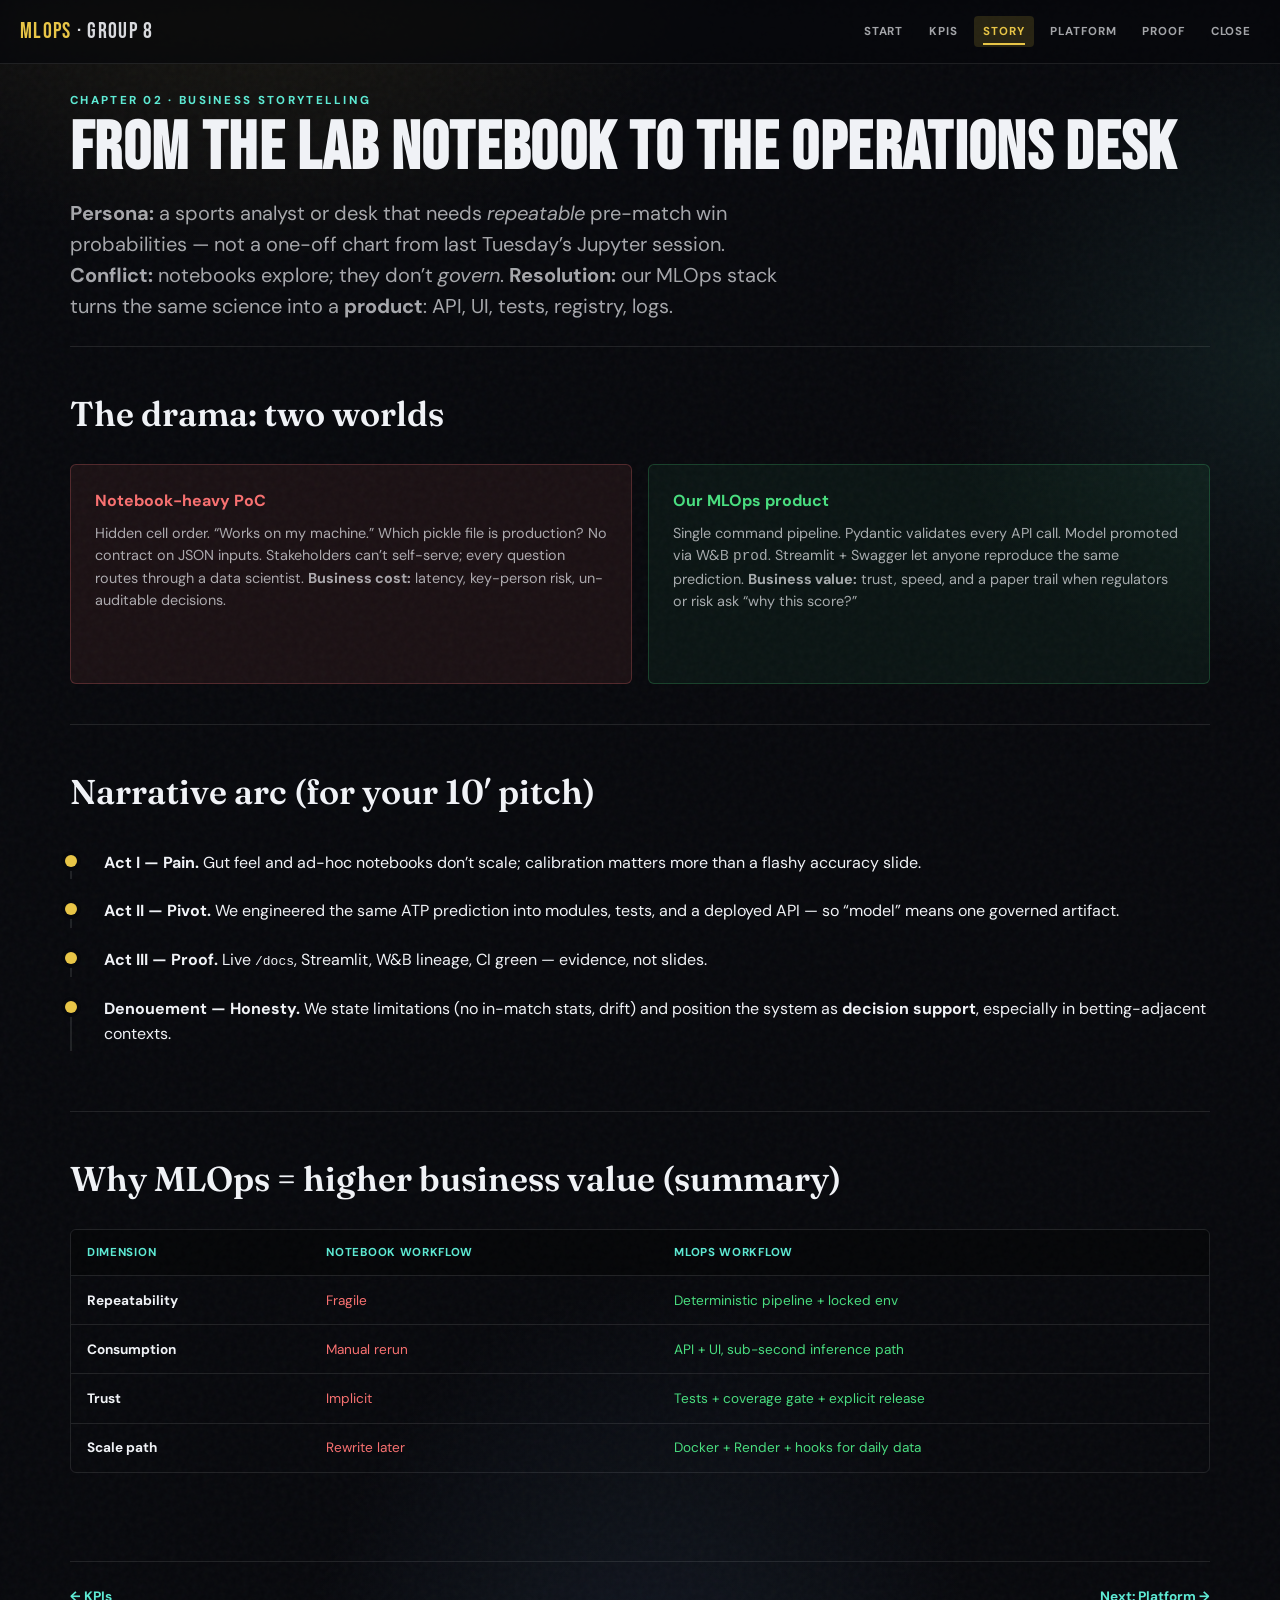
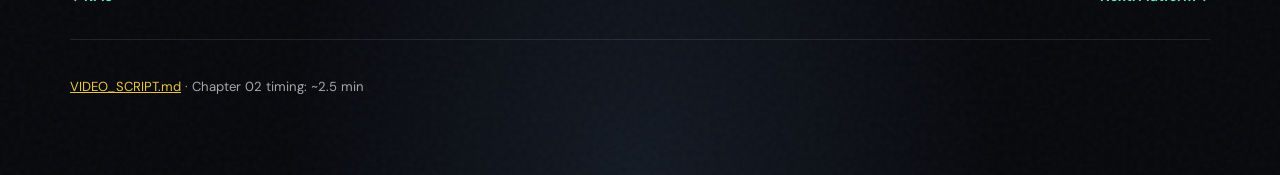
<file: docs/presentation/story.html>
<!DOCTYPE html>
<html lang="en">
<head>
  <meta charset="UTF-8" />
  <meta name="viewport" content="width=device-width, initial-scale=1" />
  <title>Story — Notebook vs MLOps</title>
  <link rel="preconnect" href="https://fonts.googleapis.com" />
  <link rel="preconnect" href="https://fonts.gstatic.com" crossorigin />
  <link href="https://fonts.googleapis.com/css2?family=Bebas+Neue&family=DM+Sans:ital,opsz,wght@0,9..40,400;0,9..40,600;0,9..40,700&family=Fraunces:ital,opsz,wght@0,9..144,500;0,9..144,600&family=IBM+Plex+Mono:wght@400;500&display=swap" rel="stylesheet" />
  <link rel="stylesheet" href="assets/styles.css" />
</head>
<body data-page="story">
  <nav class="site-nav" aria-label="Chapters">
    <a class="brand" href="index.html">MLOps <span>· Group 8</span></a>
    <div class="nav-chapters">
      <a href="index.html">Start</a>
      <a href="kpi.html">KPIs</a>
      <a href="story.html">Story</a>
      <a href="platform.html">Platform</a>
      <a href="proof.html">Proof</a>
      <a href="close.html">Close</a>
    </div>
  </nav>

  <div class="shell">
    <header class="reveal" style="padding-top: 0.5rem;">
      <p class="kicker">Chapter 02 · Business storytelling</p>
      <h1>From the lab notebook to the operations desk</h1>
      <p class="lead">
        <strong>Persona:</strong> a sports analyst or desk that needs <em>repeatable</em> pre-match win probabilities — not a one-off chart from last Tuesday’s Jupyter session.
        <strong>Conflict:</strong> notebooks explore; they don’t <em>govern</em>.
        <strong>Resolution:</strong> our MLOps stack turns the same science into a <strong>product</strong>: API, UI, tests, registry, logs.
      </p>
    </header>

    <section class="page-section reveal">
      <h2>The drama: two worlds</h2>
      <div class="split-drama">
        <div class="pain-box">
          <h3>Notebook-heavy PoC</h3>
          <p class="p-small" style="margin: 0;">
            Hidden cell order. “Works on my machine.” Which pickle file is production? No contract on JSON inputs.
            Stakeholders can’t self-serve; every question routes through a data scientist. <strong>Business cost:</strong> latency, key-person risk, un-auditable decisions.
          </p>
        </div>
        <div class="gain-box">
          <h3>Our MLOps product</h3>
          <p class="p-small" style="margin: 0;">
            Single command pipeline. Pydantic validates every API call. Model promoted via W&amp;B <code>prod</code>.
            Streamlit + Swagger let anyone reproduce the same prediction. <strong>Business value:</strong> trust, speed, and a paper trail when regulators or risk ask “why this score?”
          </p>
        </div>
      </div>
    </section>

    <section class="page-section reveal">
      <h2>Narrative arc (for your 10′ pitch)</h2>
      <ul class="story-timeline">
        <li>
          <strong>Act I — Pain.</strong> Gut feel and ad-hoc notebooks don’t scale; calibration matters more than a flashy accuracy slide.
        </li>
        <li>
          <strong>Act II — Pivot.</strong> We engineered the same ATP prediction into modules, tests, and a deployed API — so “model” means one governed artifact.
        </li>
        <li>
          <strong>Act III — Proof.</strong> Live <code>/docs</code>, Streamlit, W&amp;B lineage, CI green — evidence, not slides.
        </li>
        <li>
          <strong>Denouement — Honesty.</strong> We state limitations (no in-match stats, drift) and position the system as <strong>decision support</strong>, especially in betting-adjacent contexts.
        </li>
      </ul>
    </section>

    <section class="page-section reveal">
      <h2>Why MLOps = higher business value (summary)</h2>
      <div class="kpi-table-wrap">
        <table class="kpi-table">
          <thead>
            <tr>
              <th>Dimension</th>
              <th>Notebook workflow</th>
              <th>MLOps workflow</th>
            </tr>
          </thead>
          <tbody>
            <tr>
              <td class="metric-name">Repeatability</td>
              <td class="neg">Fragile</td>
              <td class="pos">Deterministic pipeline + locked env</td>
            </tr>
            <tr>
              <td class="metric-name">Consumption</td>
              <td class="neg">Manual rerun</td>
              <td class="pos">API + UI, sub-second inference path</td>
            </tr>
            <tr>
              <td class="metric-name">Trust</td>
              <td class="neg">Implicit</td>
              <td class="pos">Tests + coverage gate + explicit release</td>
            </tr>
            <tr>
              <td class="metric-name">Scale path</td>
              <td class="neg">Rewrite later</td>
              <td class="pos">Docker + Render + hooks for daily data</td>
            </tr>
          </tbody>
        </table>
      </div>
    </section>

    <div class="pager">
      <a href="kpi.html">← KPIs</a>
      <a href="platform.html">Next: Platform →</a>
    </div>

    <footer class="site-footer">
      <p><a href="VIDEO_SCRIPT.md">VIDEO_SCRIPT.md</a> · Chapter 02 timing: ~2.5 min</p>
    </footer>
  </div>
  <script src="assets/app.js" defer></script>
</body>
</html>
</file>
<file: docs/presentation/assets/styles.css>
/* Tennis MLOps — multipage presentation (Group 8) */
:root {
  --bg-deep: #07080c;
  --bg-card: rgba(18, 22, 32, 0.85);
  --bg-elevated: rgba(28, 34, 48, 0.92);
  --line: #f0f2f6;
  --muted: rgba(240, 242, 246, 0.68);
  --gold: #e8c547;
  --gold-dim: rgba(232, 197, 71, 0.15);
  --cyan: #5eead4;
  --danger: #f87171;
  --success: #4ade80;
  --border: rgba(240, 242, 246, 0.1);
  --font-display: "Bebas Neue", sans-serif;
  --font-body: "DM Sans", system-ui, sans-serif;
  --font-serif: "Fraunces", Georgia, serif;
  --font-mono: "IBM Plex Mono", ui-monospace, monospace;
  --radius: 6px;
  --nav-h: 64px;
  --ease-out: cubic-bezier(0.22, 1, 0.36, 1);
}

*, *::before, *::after { box-sizing: border-box; }
html { scroll-behavior: smooth; }

@media (prefers-reduced-motion: reduce) {
  html { scroll-behavior: auto; }
  *, *::before, *::after {
    animation-duration: 0.01ms !important;
    animation-iteration-count: 1 !important;
    transition-duration: 0.01ms !important;
  }
}

body {
  margin: 0;
  font-family: var(--font-body);
  font-weight: 400;
  color: var(--line);
  background: var(--bg-deep);
  line-height: 1.55;
  overflow-x: hidden;
  min-height: 100vh;
  animation: pageEnter 0.55s var(--ease-out) both;
}

@keyframes pageEnter {
  from { opacity: 0; filter: blur(6px); }
  to { opacity: 1; filter: blur(0); }
}

body::before {
  content: "";
  position: fixed;
  inset: 0;
  background:
    radial-gradient(ellipse 80% 50% at 20% -10%, rgba(232, 197, 71, 0.12), transparent 50%),
    radial-gradient(ellipse 60% 40% at 100% 20%, rgba(94, 234, 212, 0.08), transparent 45%),
    radial-gradient(ellipse 50% 50% at 50% 100%, rgba(61, 90, 128, 0.2), transparent 55%);
  pointer-events: none;
  z-index: 0;
}

body::after {
  content: "";
  position: fixed;
  inset: 0;
  background-image: url("data:image/svg+xml,%3Csvg viewBox='0 0 256 256' xmlns='http://www.w3.org/2000/svg'%3E%3Cfilter id='n'%3E%3CfeTurbulence type='fractalNoise' baseFrequency='0.9' numOctaves='4' stitchTiles='stitch'/%3E%3C/filter%3E%3Crect width='100%25' height='100%25' filter='url(%23n)' opacity='0.035'/%3E%3C/svg%3E");
  pointer-events: none;
  z-index: 0;
}

.shell {
  position: relative;
  z-index: 1;
  max-width: 1180px;
  margin: 0 auto;
  padding: 0 1.25rem 4rem;
  padding-top: calc(var(--nav-h) + 0.5rem);
}

/* ——— Nav ——— */
.site-nav {
  position: fixed;
  top: 0;
  left: 0;
  right: 0;
  z-index: 200;
  height: var(--nav-h);
  display: flex;
  align-items: center;
  justify-content: space-between;
  gap: 1rem;
  padding: 0 1.25rem;
  background: rgba(7, 8, 12, 0.82);
  backdrop-filter: blur(14px);
  border-bottom: 1px solid var(--border);
}

.site-nav .brand {
  font-family: var(--font-display);
  font-size: 1.35rem;
  letter-spacing: 0.06em;
  color: var(--gold);
  text-decoration: none;
  white-space: nowrap;
}

.site-nav .brand span { color: var(--line); font-weight: 400; opacity: 0.9; }

.nav-chapters {
  display: flex;
  flex-wrap: wrap;
  gap: 0.25rem 0.5rem;
  justify-content: flex-end;
}

.nav-chapters a {
  position: relative;
  font-size: 0.72rem;
  font-weight: 700;
  letter-spacing: 0.08em;
  text-transform: uppercase;
  color: var(--muted);
  text-decoration: none;
  padding: 0.4rem 0.55rem;
  border-radius: 4px;
  transition: color 0.2s, background 0.2s;
}

.nav-chapters a::after {
  content: "";
  position: absolute;
  left: 50%;
  bottom: 2px;
  width: 0;
  height: 2px;
  background: var(--gold);
  transition: width 0.25s var(--ease-out), left 0.25s var(--ease-out);
}

.nav-chapters a:hover { color: var(--line); background: rgba(232, 197, 71, 0.08); }
.nav-chapters a:hover::after { width: 70%; left: 15%; }

body[data-page="home"] .nav-chapters a[href="index.html"],
body[data-page="kpi"] .nav-chapters a[href="kpi.html"],
body[data-page="story"] .nav-chapters a[href="story.html"],
body[data-page="platform"] .nav-chapters a[href="platform.html"],
body[data-page="proof"] .nav-chapters a[href="proof.html"],
body[data-page="close"] .nav-chapters a[href="close.html"] {
  color: var(--gold);
  background: var(--gold-dim);
}
body[data-page="home"] .nav-chapters a[href="index.html"]::after,
body[data-page="kpi"] .nav-chapters a[href="kpi.html"]::after,
body[data-page="story"] .nav-chapters a[href="story.html"]::after,
body[data-page="platform"] .nav-chapters a[href="platform.html"]::after,
body[data-page="proof"] .nav-chapters a[href="proof.html"]::after,
body[data-page="close"] .nav-chapters a[href="close.html"]::after {
  width: 70%;
  left: 15%;
}

@media (max-width: 900px) {
  .nav-chapters { max-width: 65vw; justify-content: flex-end; }
}

/* ——— Type ——— */
.kicker {
  font-size: 0.72rem;
  font-weight: 800;
  letter-spacing: 0.2em;
  text-transform: uppercase;
  color: var(--cyan);
  margin-bottom: 0.5rem;
}

h1 {
  font-family: var(--font-display);
  font-size: clamp(2.5rem, 7vw, 4.25rem);
  line-height: 0.95;
  letter-spacing: 0.02em;
  margin: 0 0 1rem;
  color: var(--line);
}

h2 {
  font-family: var(--font-serif);
  font-size: clamp(1.5rem, 3.2vw, 2.15rem);
  font-weight: 600;
  margin: 0 0 0.75rem;
  color: var(--line);
}

h3 {
  font-size: 1rem;
  font-weight: 700;
  margin: 0 0 0.5rem;
  color: var(--gold);
}

.lead {
  font-size: clamp(1.05rem, 2vw, 1.25rem);
  color: var(--muted);
  max-width: 52ch;
  margin: 0 0 1.5rem;
}

.p-small { font-size: 0.9rem; color: var(--muted); margin: 0 0 1rem; max-width: 65ch; }

/* ——— Hero home ——— */
.hero-home {
  padding: 2rem 0 3rem;
  position: relative;
}

.hero-orbs {
  position: absolute;
  right: -5%;
  top: 10%;
  width: min(420px, 90vw);
  height: min(420px, 90vw);
  pointer-events: none;
  opacity: 0.5;
}

.hero-orbs .orb {
  position: absolute;
  border-radius: 50%;
  filter: blur(60px);
  animation: orbFloat 8s ease-in-out infinite;
}
.hero-orbs .orb:nth-child(1) {
  width: 200px; height: 200px;
  background: rgba(232, 197, 71, 0.35);
  left: 20%; top: 10%;
  animation-delay: 0s;
}
.hero-orbs .orb:nth-child(2) {
  width: 160px; height: 160px;
  background: rgba(94, 234, 212, 0.25);
  right: 10%; top: 40%;
  animation-delay: -3s;
}
.hero-orbs .orb:nth-child(3) {
  width: 120px; height: 120px;
  background: rgba(248, 113, 113, 0.2);
  left: 40%; bottom: 10%;
  animation-delay: -5s;
}

@keyframes orbFloat {
  0%, 100% { transform: translate(0, 0) scale(1); }
  50% { transform: translate(12px, -18px) scale(1.05); }
}

.badge-row {
  display: inline-flex;
  align-items: center;
  gap: 0.5rem;
  flex-wrap: wrap;
  margin-bottom: 1.25rem;
}

.badge {
  font-size: 0.68rem;
  font-weight: 800;
  letter-spacing: 0.14em;
  text-transform: uppercase;
  padding: 0.4rem 0.75rem;
  border: 1px solid var(--border);
  border-radius: 999px;
  background: var(--bg-elevated);
  animation: fadeUp 0.7s var(--ease-out) both;
}

.badge.gold { border-color: rgba(232, 197, 71, 0.4); color: var(--gold); }

@keyframes fadeUp {
  from { opacity: 0; transform: translateY(20px); }
  to { opacity: 1; transform: translateY(0); }
}

.stagger > * { animation: fadeUp 0.65s var(--ease-out) both; }
.stagger > *:nth-child(1) { animation-delay: 0.05s; }
.stagger > *:nth-child(2) { animation-delay: 0.12s; }
.stagger > *:nth-child(3) { animation-delay: 0.2s; }
.stagger > *:nth-child(4) { animation-delay: 0.28s; }

/* ——— Chapter grid ——— */
.chapter-grid {
  display: grid;
  grid-template-columns: repeat(auto-fit, minmax(260px, 1fr));
  gap: 1rem;
  margin-top: 2rem;
}

.chapter-card {
  display: block;
  padding: 1.35rem 1.5rem;
  background: var(--bg-card);
  border: 1px solid var(--border);
  border-radius: var(--radius);
  text-decoration: none;
  color: inherit;
  transition: transform 0.35s var(--ease-out), border-color 0.25s, box-shadow 0.35s;
  position: relative;
  overflow: hidden;
}

.chapter-card::before {
  content: "";
  position: absolute;
  inset: 0;
  background: linear-gradient(135deg, rgba(232, 197, 71, 0.08), transparent 55%);
  opacity: 0;
  transition: opacity 0.35s;
}

.chapter-card:hover {
  transform: translateY(-6px) rotate(-0.5deg);
  border-color: rgba(232, 197, 71, 0.45);
  box-shadow: 0 20px 50px rgba(0, 0, 0, 0.45);
}

.chapter-card:hover::before { opacity: 1; }

.chapter-card .num {
  font-family: var(--font-display);
  font-size: 2.5rem;
  color: rgba(232, 197, 71, 0.25);
  line-height: 1;
  margin-bottom: 0.25rem;
}

.chapter-card h3 { font-family: var(--font-serif); font-size: 1.2rem; color: var(--line); margin-bottom: 0.35rem; }
.chapter-card p { font-size: 0.88rem; color: var(--muted); margin: 0; }
.chapter-card .go {
  margin-top: 1rem;
  font-size: 0.75rem;
  font-weight: 800;
  letter-spacing: 0.12em;
  text-transform: uppercase;
  color: var(--cyan);
}

/* ——— Sections ——— */
.page-section {
  padding: 2.5rem 0;
  border-top: 1px solid var(--border);
}

/* ——— KPI ——— */
.kpi-hero {
  display: grid;
  grid-template-columns: 1fr 1fr;
  gap: 2rem;
  align-items: start;
  margin-bottom: 2rem;
}
@media (max-width: 820px) { .kpi-hero { grid-template-columns: 1fr; } }

.kpi-northstar {
  padding: 1.5rem;
  background: linear-gradient(145deg, var(--bg-elevated), rgba(232, 197, 71, 0.06));
  border: 1px solid rgba(232, 197, 71, 0.25);
  border-radius: var(--radius);
}

.kpi-northstar strong { color: var(--gold); }

.kpi-grid {
  display: grid;
  grid-template-columns: repeat(auto-fit, minmax(160px, 1fr));
  gap: 0.75rem;
}

.kpi-tile {
  background: var(--bg-card);
  border: 1px solid var(--border);
  border-radius: var(--radius);
  padding: 1.1rem;
  text-align: center;
  transition: border-color 0.25s, transform 0.25s var(--ease-out);
}

.kpi-tile:hover {
  border-color: rgba(94, 234, 212, 0.35);
  transform: scale(1.02);
}

.kpi-tile .value {
  font-family: var(--font-display);
  font-size: 2rem;
  color: var(--gold);
  line-height: 1.1;
}

.kpi-tile .unit { font-size: 0.7rem; color: var(--muted); text-transform: uppercase; letter-spacing: 0.1em; }
.kpi-tile .label { font-size: 0.82rem; color: var(--muted); margin-top: 0.35rem; }

.kpi-table-wrap {
  overflow-x: auto;
  margin-top: 1.5rem;
  border-radius: var(--radius);
  border: 1px solid var(--border);
}

table.kpi-table {
  width: 100%;
  border-collapse: collapse;
  font-size: 0.85rem;
}

.kpi-table th,
.kpi-table td {
  padding: 0.85rem 1rem;
  text-align: left;
  border-bottom: 1px solid var(--border);
}

.kpi-table th {
  background: rgba(0, 0, 0, 0.35);
  color: var(--cyan);
  font-size: 0.72rem;
  letter-spacing: 0.06em;
  text-transform: uppercase;
}

.kpi-table tr:last-child td { border-bottom: none; }

.kpi-table .metric-name { font-weight: 700; color: var(--line); }
.kpi-table .pos { color: var(--success); }
.kpi-table .neg { color: var(--danger); }

/* ——— Story split ——— */
.split-drama {
  display: grid;
  grid-template-columns: 1fr 1fr;
  gap: 1rem;
  margin-top: 1.5rem;
}
@media (max-width: 768px) { .split-drama { grid-template-columns: 1fr; } }

.pain-box, .gain-box {
  padding: 1.5rem;
  border-radius: var(--radius);
  min-height: 220px;
}

.pain-box {
  background: rgba(248, 113, 113, 0.08);
  border: 1px solid rgba(248, 113, 113, 0.25);
}

.gain-box {
  background: rgba(74, 222, 128, 0.06);
  border: 1px solid rgba(74, 222, 128, 0.22);
}

.pain-box h3 { color: var(--danger); }
.gain-box h3 { color: var(--success); }

.story-timeline {
  margin-top: 2rem;
  padding-left: 0;
  list-style: none;
}

.story-timeline li {
  position: relative;
  padding-left: 2rem;
  margin-bottom: 1.25rem;
  border-left: 2px solid var(--border);
  padding-bottom: 0.25rem;
}

.story-timeline li::before {
  content: "";
  position: absolute;
  left: -7px;
  top: 4px;
  width: 12px;
  height: 12px;
  background: var(--gold);
  border-radius: 50%;
  box-shadow: 0 0 0 4px var(--bg-deep);
}

/* ——— Platform arch ——— */
.arch-block {
  font-family: var(--font-mono);
  font-size: clamp(0.58rem, 1.2vw, 0.72rem);
  line-height: 1.45;
  background: rgba(0, 0, 0, 0.4);
  border: 1px solid var(--border);
  border-radius: var(--radius);
  padding: 1.25rem;
  overflow-x: auto;
  white-space: pre;
  color: var(--muted);
}

.module-grid {
  display: grid;
  grid-template-columns: repeat(auto-fit, minmax(200px, 1fr));
  gap: 0.65rem;
  margin-top: 1rem;
}

.module-pill {
  padding: 0.65rem 0.85rem;
  background: var(--bg-card);
  border: 1px solid var(--border);
  border-radius: 4px;
  font-size: 0.82rem;
}

.module-pill code { color: var(--cyan); font-size: 0.78rem; }

/* ——— Proof links ——— */
.link-grid {
  display: grid;
  grid-template-columns: repeat(auto-fit, minmax(280px, 1fr));
  gap: 0.75rem;
}

.link-card {
  display: block;
  padding: 1.2rem 1.35rem;
  background: var(--bg-card);
  border: 1px solid var(--border);
  border-radius: var(--radius);
  text-decoration: none;
  color: inherit;
  transition: transform 0.3s var(--ease-out), border-color 0.25s;
}

.link-card:hover {
  transform: translateX(6px);
  border-color: rgba(232, 197, 71, 0.4);
}

.link-card strong { display: block; color: var(--line); margin-bottom: 0.25rem; }
.link-card span { font-size: 0.8rem; color: var(--muted); word-break: break-all; }

/* ——— Reveal on scroll ——— */
.reveal {
  opacity: 0;
  transform: translateY(28px);
  transition: opacity 0.7s var(--ease-out), transform 0.7s var(--ease-out);
}

.reveal.is-visible {
  opacity: 1;
  transform: translateY(0);
}

.reveal-stagger > *:nth-child(1) { transition-delay: 0s; }
.reveal-stagger > *:nth-child(2) { transition-delay: 0.08s; }
.reveal-stagger > *:nth-child(3) { transition-delay: 0.16s; }
.reveal-stagger > *:nth-child(4) { transition-delay: 0.24s; }
.reveal-stagger > *:nth-child(5) { transition-delay: 0.32s; }
.reveal-stagger > *:nth-child(6) { transition-delay: 0.4s; }

/* ——— Pagination ——— */
.pager {
  display: flex;
  justify-content: space-between;
  align-items: center;
  gap: 1rem;
  margin-top: 3rem;
  padding-top: 1.5rem;
  border-top: 1px solid var(--border);
  flex-wrap: wrap;
}

.pager a {
  font-weight: 700;
  font-size: 0.85rem;
  color: var(--cyan);
  text-decoration: none;
  display: inline-flex;
  align-items: center;
  gap: 0.35rem;
}

.pager a:hover { color: var(--gold); }

.pager .muted { font-size: 0.8rem; color: var(--muted); }

/* ——— Footer ——— */
.site-footer {
  margin-top: 2rem;
  padding-top: 1.5rem;
  font-size: 0.82rem;
  color: var(--muted);
  border-top: 1px solid var(--border);
}

.site-footer a { color: var(--gold); }
</file>
